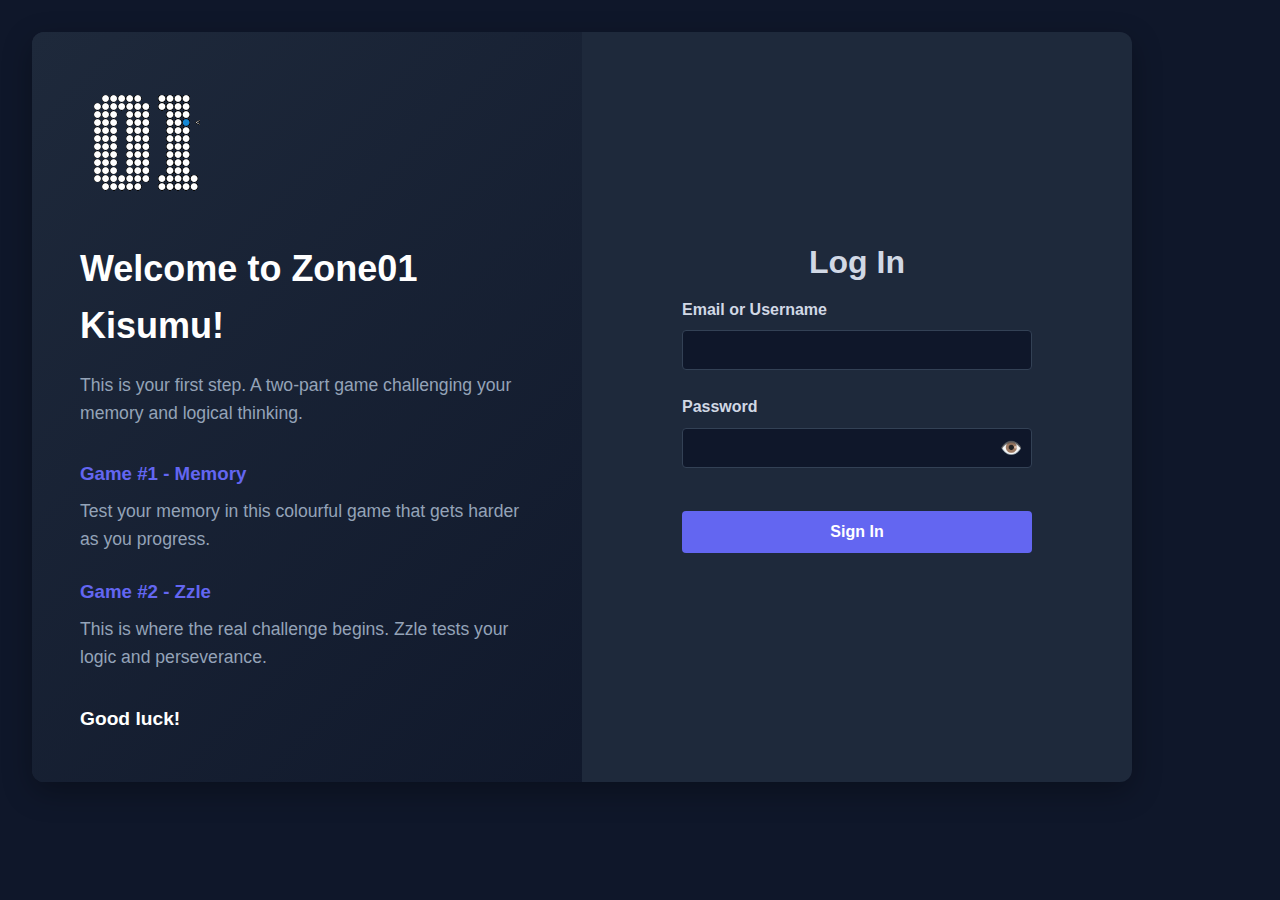
<file: index.html>
<!DOCTYPE html>
<html lang="en">
<head>
    <meta charset="UTF-8">
    <meta name="viewport" content="width=device-width, initial-scale=1.0">
    <title>Zone01 Kisumu | Student Profile</title>
    <link rel="icon" href="img/favicon.ico"> 
    <link rel="stylesheet" href="styles.css">
    <link rel="preconnect" href="https://fonts.googleapis.com">
    <link rel="preconnect" href="https://fonts.gstatic.com" crossorigin>
    <link href="https://fonts.googleapis.com/css2?family=Inter:wght@300;400;500;600;700&display=swap" rel="stylesheet">
</head>
<body>

    <!-- ======================= LOGIN PAGE ======================= -->
    <div id="login-page" class="page-container">
        <div class="login-wrapper">
            <div class="welcome-panel">
                <img src="img/logo.png" alt="Zone01 Kisumu Logo" class="welcome-logo">
                <h1>Welcome to Zone01 Kisumu!</h1>
                <p>This is your first step. A two-part game challenging your memory and logical thinking.</p>
                <div class="info-steps">
                    <div class="step">
                        <h3>Game #1 - Memory</h3>
                        <p>Test your memory in this colourful game that gets harder as you progress.</p>
                    </div>
                    <div class="step">
                        <h3>Game #2 - Zzle</h3>
                        <p>This is where the real challenge begins. Zzle tests your logic and perseverance.</p>
                    </div>
                </div>
                <div class="good-luck">Good luck!</div>
            </div>

            <!-- Right Side: Login Form Panel -->
            <div class="login-panel">
                <div class="login-form-container">
                    <h2>Log In</h2>
                    <form id="login-form">
                        <div class="form-group">
                            <label for="username">Email or Username</label>
                            <input type="text" id="username" required autocomplete="username">
                        </div>
                        <div class="form-group">
                            <label for="password">Password</label>
                            <div class="password-wrapper">
                                <input type="password" id="password" required autocomplete="current-password">
                                <span id="toggle-password" class="password-toggle">👁️</span>
                            </div>
                        </div>
                        <div id="error-message" class="error-message"></div>
                        <button type="submit" class="login-button">Sign In</button>
                    </form>
                    <div class="login-footer">
                        
                    </div>
                </div>
            </div>
        </div>
    </div>

    <!-- ======================= PROFILE PAGE ======================= -->
    <div id="profile-page" class="page-container" style="display: none;">
        <!-- Header / Navigation Bar -->
        <header class="profile-header">
            <div class="header-logo">
                <img src="img/logo.png" alt="School Logo" class="profile-logo">
                <span>Student Dashboard</span>
            </div>
            <div class="header-controls">
                <div class="audits-container">
                    <button id="audits-btn">Audits</button>
                    <div id="audits-dropdown" style="display: none;"></div>
                </div>
                <button id="logout-button">Log Out</button>
            </div>
        </header>

        <!-- Main Profile Content -->
        <main class="profile-content">
            <!-- User Info Card -->
            <div class="card" id="user-info">
                <p>Loading user information...</p>
            </div>

            <!-- Grid for Stats -->
            <div class="stats-grid">
                <div class="card" id="xp-info">
                    <p>Loading XP information...</p>
                </div>
                <div class="card" id="level-info">
                    <p>Loading level information...</p>
                </div>
                <div class="card" id="audit-info">
                    <p>Loading audit information...</p>
                </div>
            </div>

            <!-- Skills Card -->
            <div class="card full-width" id="skills-info">
                <h2>Skills Acquired</h2>
                <div id="skills-container">
                    <p>Loading skills...</p>
                </div>
            </div>

            <!-- Graphs Section -->
            <div class="graphs-grid">
                <div class="card full-width">
                    <div id="xp-graph">
                        <p>Loading XP graph...</p>
                    </div>
                </div>
                <div class="card full-width">
                    <div id="audit-graph">
                        <p>Loading audits graph...</p>
                    </div>
                </div>
            </div>
        </main>
    </div>

    <script type="module" src="main.js"></script>
    <script type="module" src="audits.js"></script>
</body>
</html>
</file>
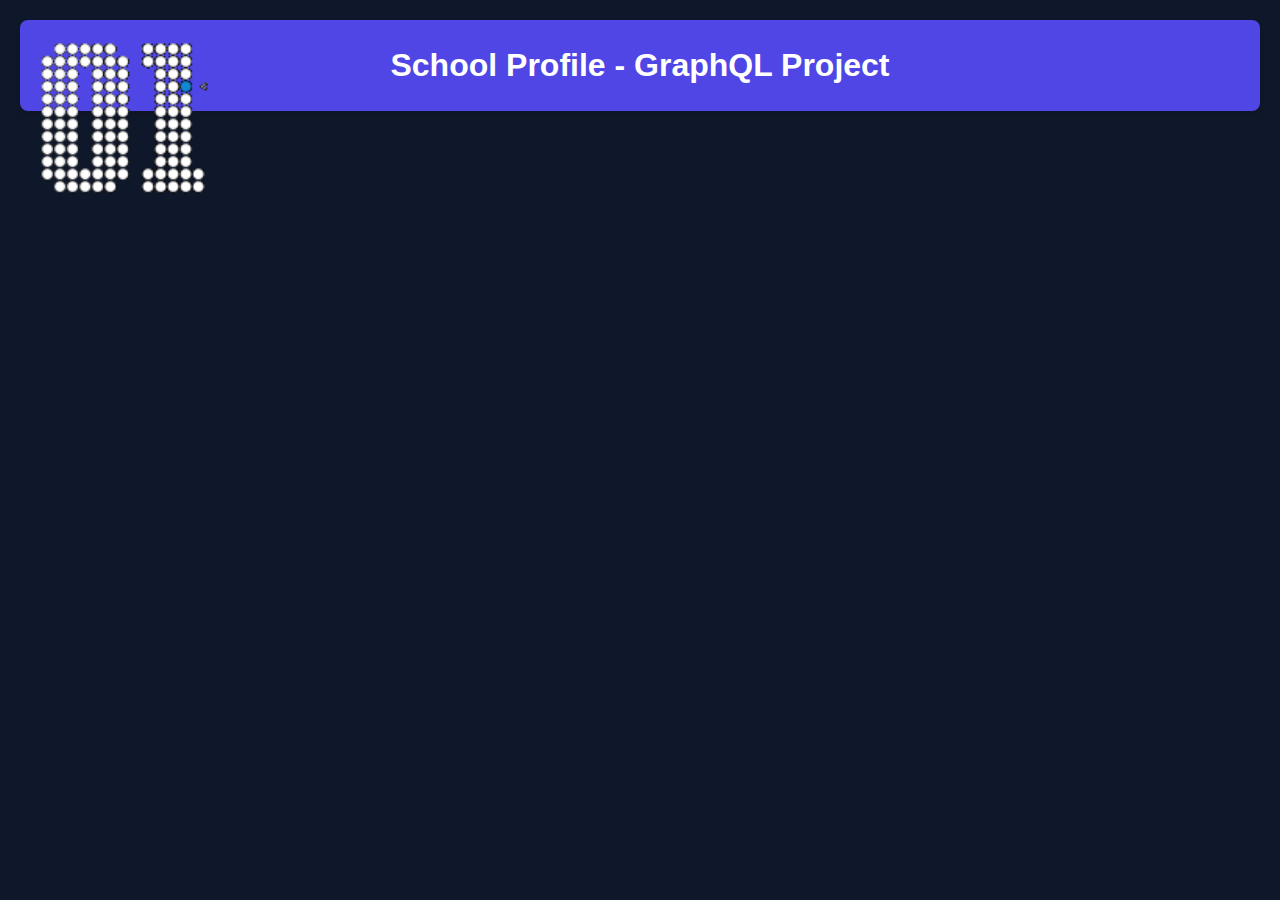
<file: client/index.html>
<!DOCTYPE html>
<html lang="en">
<head>
  <meta charset="UTF-8">
  <meta name="viewport" content="width=device-width, initial-scale=1.0">
  <title>GraphQL School Profile</title>
  <link rel="icon" href="data:,">
  <link rel="stylesheet" href="styles.css">
</head>
<body>
  <img src="../img/logo.png" alt="School Logo" class="logo">
  <div class="container">
    <div class="header">
      <h1>School Profile - GraphQL Project</h1>
    </div>
    <!-- Login Page -->
    <div id="login-page" style="display: none;">
      <div class="login-container">
        <form id="login-form">
          <div class="form-group">
            <label for="username">Username or Email</label>
            <input type="text" id="username" required>
          </div>

          <div class="form-group">
            <label for="password">Password</label>
            <input type="password" id="password" required>
          </div>

          <button type="submit">Sign In</button>

          <div id="error-message" class="error-message"></div>
        </form>
      </div>
    </div>

    <!-- Profile Page -->
    <div id="profile-page" style="display: none;">
      <div class="profile-header">
        <div id="audits-dropdown" style="display: none;"></div>
        <button id="audits-btn">Audits</button>
        
        <button id="logout-button">Log Out</button>
        
      </div>
      

      <div class="grid">
        <!-- User Info Card -->
        <div class="card" id="user-info">
          <h2>User Information</h2>
          <p>Loading user information...</p>
        </div>

        <!-- XP Info Card -->
        <div class="card" id="xp-info">
          <h2>XP Information</h2>
          <p>Loading XP information...</p>
        </div>
        <!-- Skills Card -->
        <div class="card full-width" id="skills-info">
          <h2>Skills</h2>
          <div id="skills-container">
            <p>Loading skills...</p>
          </div>
        </div>

        <!-- Progress Info Card -->
        <div class="card" id="progress-info">
          <h2>Progress Information</h2>
          <p>Loading progress information...</p>
        </div>

        <!-- Audit Info Card -->
        <div class="card" id="audit-info">
          <h2>Audit Information</h2>
          <p>Loading audit information...</p>
        </div>
        <!-- Audit dropdown and button -->
         <!-- <button id="audits-btn">Audits</button>
            -->
  <!-- Audit items will be dynamically added here -->
             </div>

        <!-- XP Graph -->
        <div class="card full-width">
          <h2>XP Progress Over Time</h2>
          <div id="xp-graph">
            <p>Loading XP graph...</p>
          </div>
        </div>

        

        <!-- Audit Graph -->
        <div class="card full-width">
          <h2>Audits Done vs. Received</h2>
          <div id="audit-graph">
            <p>Loading audits graph...</p>
          </div>
        </div>
      </div>
    </div>
  </div>
  
  <script type="module" src="main.js"></script>
  <script type="module" src="audits.js"></script>
</body>
</html>
</file>
<file: styles.css>
/* ======================= GENERAL STYLES & SETUP ======================= */
/* Using your original font and color choices as the base */
:root {
  --bg-dark: #0f172a;
  --bg-medium: #1e293b;
  --text-primary: #d1d8e5;
  --text-secondary: #94a3b8;
  --accent-main: #6366f1;
  --accent-hover: #4f46e5;
  --accent-red: #e53e3e;
  --border-color: #334155;
  --font-family: 'Segoe UI', Tahoma, Geneva, Verdana, sans-serif;
}

* {
  box-sizing: border-box;
  margin: 0;
  padding: 0;
}

body {
  font-family: var(--font-family);
  background-color: var(--bg-dark);
  color: var(--text-primary);
  line-height: 1.6;
}

.page-container {
  min-height: 100vh;
  display: flex;
  align-items: center;
  justify-content: center;
  padding: 2rem;
}

/* ======================= LOGIN PAGE STYLES ======================= */


.login-wrapper {
  display: grid;
  grid-template-columns: 1fr 1fr;
  max-width: 1100px;
  width: 100%;
  background-color: var(--bg-medium);
  border-radius: 12px;
  overflow: hidden;
  box-shadow: 0 10px 30px rgba(0, 0, 0, 0.3);
}


.welcome-panel {
  padding: 3rem;
  background: linear-gradient(135deg, rgba(30, 41, 59, 0.8), rgba(15, 23, 42, 0.9));
}

.welcome-logo {
  max-width: 150px;
  margin-bottom: 1.5rem;
}

.welcome-panel h1 {
  font-size: 2.25rem;
  margin-bottom: 1rem;
  color: #fff;
}

.welcome-panel p {
  color: var(--text-secondary);
  font-size: 1.1rem;
}

.info-steps {
  margin-top: 2rem;
  display: flex;
  flex-direction: column;
  gap: 1.5rem;
}

.step h3 {
  color: var(--accent-main);
  margin-bottom: 0.5rem;
}

.good-luck {
  margin-top: 2rem;
  font-size: 1.2rem;
  font-weight: 600;
  color: #fff;
}

.login-panel {
  display: flex;
  align-items: center;
  justify-content: center;
  padding: 3rem;
}

.login-form-container {
  width: 100%;
  max-width: 350px;
}

.login-form-container h2 {
  font-size: 2rem;
  margin-bottom: 0.5rem;
  text-align: center;
}

.login-form-container p {
  color: var(--text-secondary);
  text-align: center;
  margin-bottom: 2rem;
}

.form-group {
  margin-bottom: 1.5rem;
}

.form-group label {
  display: block;
  margin-bottom: 8px;
  font-weight: 600;
}

.form-group input {
  width: 100%;
  padding: 10px;
  border: 1px solid var(--border-color);
  border-radius: 4px;
  font-size: 16px;
  background-color: var(--bg-dark);
  color: var(--text-primary);
}

.password-wrapper {
  position: relative;
}

.password-toggle {
  position: absolute;
  right: 10px;
  top: 50%;
  transform: translateY(-50%);
  cursor: pointer;
  user-select: none;
  font-size: 18px;
}

.login-button {
  width: 100%;
  padding: 12px 20px;
  border: none;
  border-radius: 4px;
  background-color: var(--accent-main);
  color: white;
  font-size: 16px;
  font-weight: 600;
  cursor: pointer;
  transition: background-color 0.3s;
}

.login-button:hover {
  background-color: var(--accent-hover);
}

.error-message {
  color: var(--accent-red);
  text-align: center;
  margin-top: 1rem;
  min-height: 1.2em;
}

.login-footer {
  text-align: center;
  margin-top: 1.5rem;
  font-size: 0.9rem;
  color: var(--text-secondary);
}

.login-footer a {
  color: var(--accent-main);
  text-decoration: none;
  font-weight: 500;
}

.login-footer a:hover {
  text-decoration: underline;
}

/* ======================= PROFILE PAGE STYLES ======================= */
#profile-page {
  flex-direction: column;
  align-items: stretch;
  justify-content: flex-start;
  max-width: 1400px;
  width: 100%;
  margin: 0 auto;
}

.profile-header {
  width: 100%;
  display: flex;
  justify-content: space-between;
  align-items: center;
  padding: 1rem 0;
  margin-bottom: 2rem;
  border-bottom: 1px solid var(--border-color);
}

.header-logo {
  display: flex;
  align-items: center;
  gap: 1rem;
}

.profile-logo {
  height: 40px;
}

.header-logo span {
  font-size: 1.25rem;
  font-weight: 500;
}

.header-controls {
  display: flex;
  align-items: center;
  gap: 1rem;
}

.header-controls button {
  background-color: var(--bg-medium);
  border: 1px solid var(--border-color);
  color: var(--text-primary);
  cursor: pointer;
  border-radius: 6px;
  font-weight: 500;
  padding: 8px 16px;
  transition: background-color 0.2s, border-color 0.2s;
}

.header-controls button:hover {
  background-color: var(--border-color);
  border-color: var(--accent-main);
}

#logout-button {
  background-color: var(--accent-red);
  border-color: transparent;
}

#logout-button:hover {
  background-color: #f87171;
  border-color: transparent;
}

.audits-container {
  position: relative;
}

#audits-dropdown {
  position: absolute;
  top: 100%;
  right: 0;
  margin-top: 0.5rem;
  width: 320px;
  max-height: 400px;
  overflow-y: auto;
  background-color: var(--bg-medium);
  border: 1px solid var(--border-color);
  border-radius: 8px;
  box-shadow: 0 5px 15px rgba(217, 63, 63, 0.2);
  z-index: 100;
  padding: 10px;
}

.audit-item {
  background: var(--bg-dark);
  padding: 14px;
  margin-bottom: 10px;
  border-radius: 8px;
  border-left: 4px solid var(--accent-main);
}

/* In styles.css, find and update these rules */

.profile-content {
  width: 100%;
  /* Add a gap to the main content area to space out the major sections */
  display: flex;
  flex-direction: column;
  gap: 1.5rem; /* This is the key change for vertical spacing */
}

.card {
  background-color: var(--bg-medium);
  padding: 1.5rem; /* Unified padding */
  border-radius: 8px;
  box-shadow: 0 2px 10px rgba(0,0,0,0.1);
  --bg-medium: #1e293b;
  /* Remove margin-bottom from here, as the parent gap will handle it */
}

.stats-grid {
  display: grid;
  grid-template-columns: repeat(auto-fit, minmax(250px, 1fr));
  gap: 1.5rem; /* Unified gap */
  /* Remove margin-top from here */
}

.graphs-grid {
  display: grid;
  grid-template-columns: 1fr;
  gap: 1.5rem; /* Unified gap */
  /* Remove margin-top from here */
}

.card h2 {
  color: var(--accent-main);
  margin-bottom: 15px;
  padding-bottom: 10px;
  border-bottom: 1px solid var(--border-color);
  font-size: 1.25rem;
  font-weight: 500;
}

/* User Info Card from previous answer */
#user-info h2 {
  font-size: 1.75rem;
  font-weight: 300;
  text-align: center;
  color: var(--text-primary); /* Overriding generic h2 color */
}
.welcome-username-toggle {
  font-weight: 600;
  color: var(--accent-main);
  cursor: pointer;
  border-bottom: 2px dotted transparent;
  transition: all 0.2s ease-in-out;
}
.welcome-username-toggle:hover {
  color: var(--accent-hover);
  border-bottom-color: var(--accent-hover);
}
.user-details-panel { max-height: 0; overflow: hidden; transition: max-height 0.4s ease-out; margin-top: 1rem; }
.user-details-panel.visible { max-height: 250px; }
.user-detail-item { display: flex; justify-content: space-between; padding: 0.75rem 0.25rem; border-bottom: 1px solid var(--border-color); }
.user-detail-item:last-child { border-bottom: none; }
.detail-label { font-weight: 500; color: var(--text-secondary); }

/* Stat Display Circles/Boxes */
.xp-display, .level-display, .audit-display {
  display: flex; flex-direction: column; align-items: center; gap: 10px; margin-top: 15px;
}
.level-circle, .audit-ratio-box {
  width: 80px; height: 80px; display: flex; align-items: center; justify-content: center;
  font-size: 32px; font-weight: bold; color: white; margin: 0 auto 10px;
}
.level-circle { background: var(--accent-main); border-radius: 50%; }
.audit-ratio-box { border-radius: 8px; box-shadow: 0 4px 8px rgba(0,0,0,0.2); }
.level-label, .audit-label { font-size: 14px; color: var(--text-secondary); }

.xp-total-box {
  width: 120px;
  height: 120px;
  border-radius: 50%;
  display: flex;
  align-items: center;
  justify-content: center;
  
  /* --- THE FIX --- */
  color: #6366f1; 
  font-size: 1.5rem;
  font-weight: 600;
  text-align: center;
  transition: background-color 0.3s ease, color 0.3s ease; /* Also transition color */
}
.xp-summary { text-align: center; margin-top: 1rem; }

/* Skills and Graphs */
#skills-container {
  display: flex;
  flex-wrap: wrap;
  justify-content: center;
  gap: 20px;
}
.skill-circle svg {
  width: 100px;
  height: 100px;
}
#xp-graph, #audit-graph {
  background-color: var(--bg-dark);
  border-radius: 8px;
  padding: 10px;
}


/* Responsive adjustments */
@media (max-width: 900px) {
  .login-wrapper {
      grid-template-columns: 1fr;
  }
  .welcome-panel {
      display: none;
  }
}
@media (max-width: 600px) {
  .page-container { padding: 1rem; }
  .profile-header { flex-direction: column; gap: 1rem; }
  .stats-grid { grid-template-columns: 1fr; }
}
/* Add this CSS to your stylesheet */

/* Style for the button when there are no audits */
#audits-btn.no-audits {
  background-color: #10b981; /* A nice success green color */
  border-color: #10b981;
}

#audits-btn.no-audits:hover {
    background-color: #059669; /* A darker green on hover */
}

/* Styling for the decorative "No audits" message inside the dropdown */
.no-audits-message {
  padding: 2rem 1rem;
  text-align: center;
  display: flex;
  flex-direction: column;
  align-items: center;
  gap: 0.75rem;
}

.no-audits-icon {
  width: 60px;
  height: 60px;
  border-radius: 50%;
  background-color: rgba(16, 185, 129, 0.1); /* Light green background */
  color: #10b981; /* Success green color */
  
  display: flex;
  align-items: center;
  justify-content: center;
  
  font-size: 2rem;
  font-weight: bold;
  border: 2px solid #10b981;
}

.no-audits-message h3 {
  color: var(--text-primary);
  font-size: 1.25rem;
  margin-top: 0.5rem;
}

.no-audits-message p {
  color: var(--text-secondary);
  max-width: 80%;
  font-size: 0.9rem;
}
</file>
<file: client/styles.css>
* {
    box-sizing: border-box;
    margin: 0;
    padding: 0;
    font-family: 'Segoe UI', Tahoma, Geneva, Verdana, sans-serif;
  }
  
  body {
    background-color:#0f172a;
    color: #d1d8e5;
    line-height: 1.6;
  }
  
  .container {
    max-width: 1500px;
    margin: 0 auto;
    padding: 20px;
    border: 1px white;
  }
  
  .header {
    background-color:   #4f46e5;
    color: white;
    padding: 20px;
    text-align: center;
    border-radius: 8px;
    margin-bottom: 30px;
    box-shadow: 0 4px 6px rgba(0, 0, 0, 0.1);
  }
  
  .login-container {
    max-width: 500px;
    margin: 0 auto;
   
    padding: 70px;
    border-radius: 15px;
    box-shadow: 0 4px 6px rgba(0, 0, 0, 0.1);
    background: #1e293b;
  }
  
  .form-group {
    margin-bottom: 20px;
  }
  
  label {
    display: block;
    margin-bottom: 8px;
    font-weight: 600;
  }
  
  input {
    width: 100%;
    padding: 10px;
    border: 1px solid #e2e8f0;
    border-radius: 4px;
    font-size: 16px;
  }
  
  button {
    background-color: #6366f1;;
    color: white;
    border: none;
    padding: 12px 20px;
    border-radius: 4px;
    cursor: pointer;
    font-size: 16px;
    font-weight: 600;
    transition: background-color 0.3s;
  }
  
  button:hover {
    background-color:  #6366f1;;
  }
  
  .error-message {
    color: #e53e3e;
    margin-top: 10px;
  }
 
  .skill-circle {
    display: inline-flex;
    flex-direction: column;
    align-items: center;
    margin: 10px;
    border: 1px solid #55334f;
  }
  
  .skill-circle svg {
    width: 100px;
    height: 100px;
    border: 1px solid #55334f;
  }
  
  .skill-circle text {
    font-size: 14px;
    margin-top: 5px;
    text-align: center;
  }
  
  .profile-header {
    display: flex;
    justify-content: space-between;
    align-items: center;
    margin-bottom: 30px;
    
  }
  
  .card {
    background: #1e293b;;
    border-radius: 8px;
    padding: 20px;
    margin-bottom: 20px;
    box-shadow: 0 2px 4px rgba(0, 0, 0, 0.1);
    border: 1px solid black;
  }
  
  .card h2 {
    color: #6366f1;;
    margin-bottom: 15px;
    padding-bottom: 10px;
    border-bottom: 1px solid #e9f0f8;
    
  }
  
  .grid {
    display: grid;
    grid-template-columns: repeat(2, 1fr);
    gap: 20px;
  }
  
  .full-width {
    grid-column: span 2;
  }
  
  svg {
    width: 100%;
    height: auto;
    border: 1px solid #6366f1;
    border-radius: 8px;
    background-color: #0f172a;
  }
  
  @media (max-width: 768px) {
    .grid {
      grid-template-columns: 1fr;
    }
  
    .full-width {
      grid-column: span 1;
    }
  }

.Logout container styles
.login-container {
  position: Absolute;
  top: 100px; 
  right: 50px; 
  z-index: 1000;
  width:400px
  
 
}


#logout-button {
  background: #6366f1; 
  color: white;
  border: none;
  padding: 8px 16px;
  border-radius: 8px;
  cursor: pointer;
  transition: background 0.3s ease;
}

#logout-button:hover {
  background: #b91c1c; 
}

/* Profile header styles */
.profile-header {
  display: flex;
  justify-content: space-between;
  align-items: center;
  padding: 16px;
  background: #1e293b; 
  color: white;
  border-radius: 12px;
  margin-bottom: 20px;
}

.profile-header h2 {
  margin: 0;
  font-size: 24px;
}

/* Audit button styles */
#audits-btn {
  background: #4f46e5; /* Indigo-600 */
  color: white;
  border: none;
  padding: 8px 16px;
  border-radius: 8px;
  cursor: pointer;
  transition: background 0.3s ease;
}

#audits-btn:hover {
  background: #4338ca; /* Indigo-700 */
}

/* Audits dropdown styles */
#audits-dropdown {
  display: none;
  position: absolute;
  top: 60px;
  right: 120px;
  background: #0f172a; /* Slate-900 */
  color: white;
  border-radius: 12px;
  box-shadow: 0 12px 24px rgba(0, 0, 0, 0.3);
  width: 320px;
  max-height: 400px;
  overflow-y: auto;
  padding: 16px;
  z-index: 10;
  transition: all 0.3s ease;
}

/* Custom scrollbar for audits dropdown */
#audits-dropdown::-webkit-scrollbar {
  width: 6px;
}

#audits-dropdown::-webkit-scrollbar-track {
  background: #1e293b; /* Slate-800 */
  border-radius: 3px;
}

#audits-dropdown::-webkit-scrollbar-thumb {
  background: #4f46e5; /* Indigo-600 */
  border-radius: 3px;
}

#audits-dropdown.active {
  display: block;
}

.audit-item {
  background: #0f172a; /* Slate-900 */
  padding: 14px;
  margin-bottom: 10px;
  border-radius: 8px;
  border-left: 4px solid #6366f1; /* Indigo-500 */
  transition: all 0.2s ease;
}

.audit-item:hover {
  transform: translateX(2px);
  box-shadow: 0 4px 12px rgba(0, 0, 0, 0.15);
}

.audit-item p {
  margin: 5px 0;
  font-size: 14px;
}

.logo {
  position: fixed;
  top: 20px; 
  left: 20px; 
  width: 200px; 
  height: auto;
  z-index: 1000; 
}

/* Adjust the header position */
.header {
  margin-left: 0px; 
  padding: 20px;
}
/* Password input wrapper */
.password-wrapper {
  position: relative;
  display: flex;
  align-items: center;
}

/* Password input field */
#password {
  flex: 1;
  padding-right: 40px; 
}

/* Password toggle icon */
.password-toggle {
  position: absolute;
  right: 10px;
  cursor: pointer;
  user-select: none;
  font-size: 18px;
}

.password-toggle:hover {
  opacity: 0.8;
}

.level-display {
  text-align: center;
  margin-top: 15px;
}

.level-circle {
  width: 80px;
  height: 80px;
  border-radius: 50%;
  display: flex;
  align-items: center;
  justify-content: center;
  font-size: 32px;
  font-weight: bold;
  color: white;
  margin: 0 auto 10px;

  background:  #6366f1;
}

.level-label {
  font-size: 14px;
  color: #94a3b8;
}
.audit-display {
  text-align: center;
  margin-top: 15px;
}

.audit-ratio-box {
  width: 80px;
  height: 80px;
  border-radius: 8px; 
  display: flex;
  align-items: center;
  justify-content: center;
  font-size: 32px;
  font-weight: bold;
  color: white;
  margin: 0 auto 10px;
  box-shadow: 0 4px 8px rgba(0,0,0,0.2);
}

.audit-label {
  font-size: 14px;
  color: #94a3b8;
}


.xp-display {
  display: flex;
  flex-direction: column;
  align-items: center;
  gap: 0.5rem; 
  margin-bottom: 1rem; 
}

.xp-total-box {
  width: 120px;         
  height: 120px;        
  border-radius: 50%; 
  
  /* Flexbox to center the text inside */
  display: flex;
  align-items: center;
  justify-content: center;

  /* Text styling */
  color:#4f46e5;
  font-size: 1.5rem;   
  font-weight: 600;
  text-align: center;
  
  /* Smooth transition for any potential future changes */
  transition: background-color 0.3s ease;
}

.xp-summary {
    text-align: center;
    margin-top: 1rem;
}


/* Target the h2 inside the user-info card for the welcome message */
#user-info h2 {
  font-size: 1.75rem;
  font-weight: 300;
  color: #cbd5e1;
  text-align: center;
  margin-bottom: 1rem;
}

/* Make the username interactive and styled */
.welcome-username-toggle {
  font-weight: 600;
  color: #818cf8;
  cursor: pointer;
  transition: color 0.2s ease-in-out;
  border-bottom: 2px dotted transparent;
}

.welcome-username-toggle:hover {
  color: #a78bfa;
  border-bottom-color: #a78bfa;
}

/* The panel that holds the user details */
.user-details-panel {
  max-height: 0; /* Initially collapsed */
  overflow: hidden;
  transition: max-height 0.4s ease-out; /* Smooth slide animation */
  margin-top: 1rem;
}

/* The class that makes the panel visible */
.user-details-panel.visible {
  max-height: 200px; /* Set to a height larger than the content */
}

/* Styling for each row in the details panel */
.user-detail-item {
  display: flex;
  justify-content: space-between;
  padding: 0.75rem 0.25rem;
  border-bottom: 1px solid #334155;
}

.user-detail-item:last-child {
  border-bottom: none;
}

.detail-label {
  font-weight: 500;
  color: #94a3b8;
}

.detail-value {
  font-weight: 400;
  color: #e2e8f0;
}
</file>
